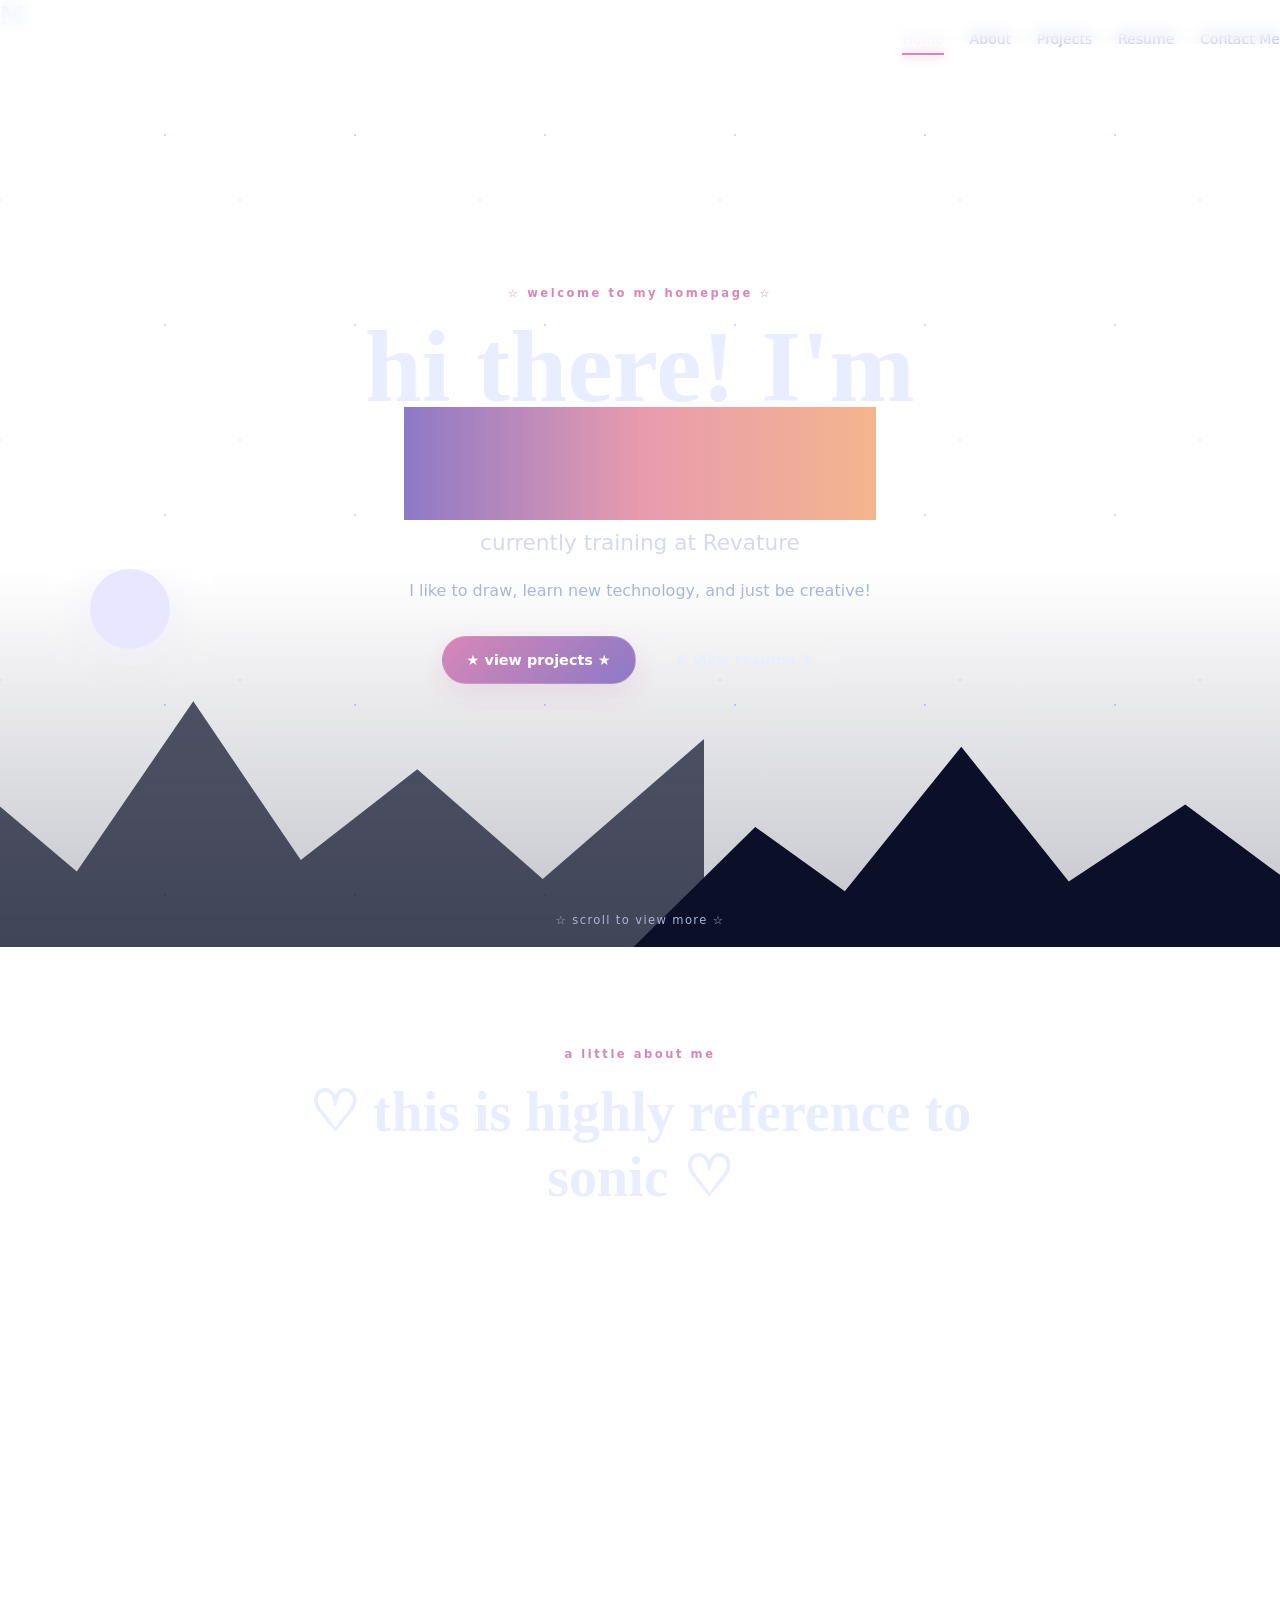
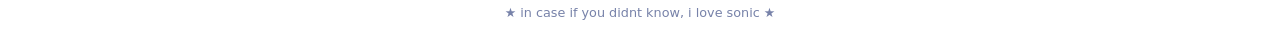
<file: index.html>
<!DOCTYPE html>
<html lang="en">
<head>
    <meta charset="UTF-8">
    <meta name="viewport" content="width=device-width, initial-scale=1.0">
    <title>Monzerrat | Portofolio Website</title>
    <link rel="stylesheet" href="/style.css">
</head>
    <body>
        <div class="stars"></div> <!--hopefully its the shooting stars-->

        <header class="site-header"></header>

        <a class="logo" href="index.html">
            M<span></span>
        </a>

        <nav>
            <a class="active" href="index.html">Home</a>
            <a href="about.html">About</a>
            <a href="projects.html">Projects</a>
            <a href="resume.html">Resume</a>
            <a href="contact.html">Contact Me</a>
        </nav>

        <main class="hero">
            <div class="hero-content">
                <p class="eyebrow">
                     ☆ welcome to my homepage  ☆
                </p>

                <h1>
                    hi there! I'm <span>Monzerrat</span>
                </h1>
                <h2>
                    currently training at Revature
                </h2>

                <p class="hero-text">
                    I like to draw, learn new technology, and just be creative!
                </p>

                <div class="hero-buttons">
                    <a class="button primary" href="projects.html">
                          ★ view projects ★
                    </a>

                    <a class="button secondary" href="resume.html">
                         ★ view resume ★
                    </a>
                </div>
            </div>

            <div class="landscape">
                <div class="moon"></div>
                <div class="mountain mountain-back"></div>
                <div class="mountain mountain-front"></div>
                <div class="grass"></div>
            </div>

            <div class="scroll">
                 ☆ scroll to view more  ☆
            </div>
        </main>

        <section class="home-preview">
            <p class="eyebrow">
                a little about me
            </p>

            <h2>
                ♡ this is highly reference to sonic ♡
            </h2>

            <div class="preview-grid">
                <a href="about.html" class="world-card">
                    <span>⋆.˚ ☾ .⭒˚</span>
                    <h3>About Me</h3>

                    <p>
                        meet the person behind the projects
                    </p>
                </a>

                <a href="projects.html" class="world-card">
                    <span>⋆.˚ ☾ .⭒˚</span>
                    <h3>Projetcs</h3>

                    <p>
                        take a look on what i have done
                    </p>
                </a>
            </div>
        </section>

        <footer>
             ★ in case if you didnt know, i love sonic ★
        </footer>
    </body>
</html>
</file>
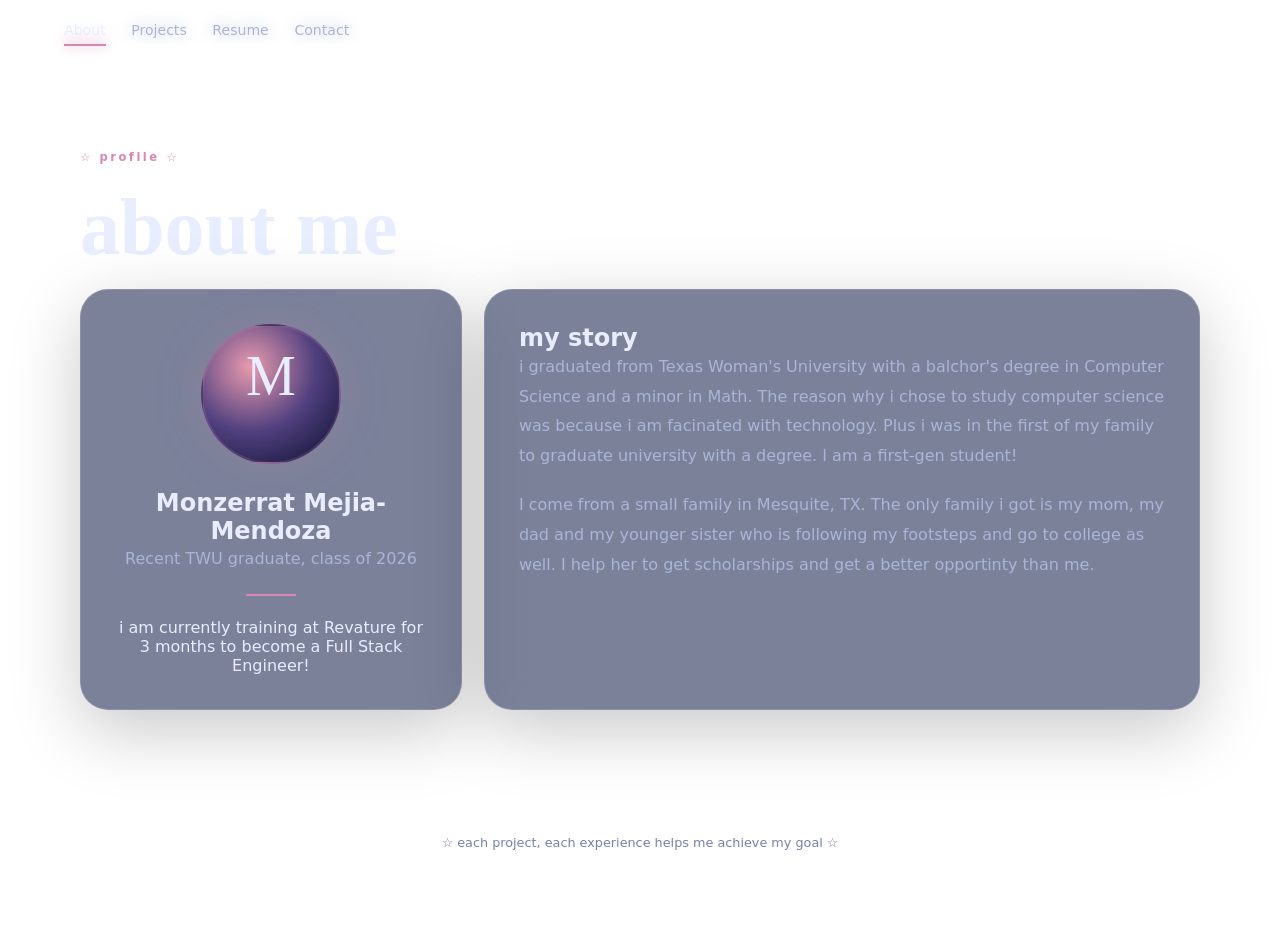
<file: about.html>
<!DOCTYPE html>
<html lang="en">
<head>
    <meta charset="UTF-8">
    <meta name="viewport" content="width=device-width, initial-scale=1.0">
    <title>About | Monzerrat</title>
    <link rel="stylesheet" href="/style.css">
</head>

<header class="site-header">
<body class="inner-page">
    <div class="stars"></div>
    <a class="site-header">
    </a>

    <nav>
        <a class="active" href="index.html">
            About
        </a>

        <a href="projects.html">
            Projects
        </a>

        <a href="resume.html">
            Resume
        </a>

        <a href="contact.html">
            Contact
        </a>
    </nav>
</header>

    <main class="page-container">
        <p class="eyebrow">
             ☆ profile  ☆
        </p>

        <h1 class="page-title">
            about me
        </h1>

        <div class="profile-layout">
            
            <section class="profile-card glass">
                <div class="avatar-placeholder">
                    M<span></span>
                </div>

                <h2>
                    Monzerrat Mejia-Mendoza
                </h2>
                
                <p class="muted">
                    Recent TWU graduate, class of 2026
                </p>

                <div class="mini-divider"></div>
                <p>
                    i am currently training at Revature for 3 months to become a Full Stack Engineer!
                </p>
            </section>

            <section class="glass story-card">
                <h2>my story</h2>
                <p>
                    i graduated from Texas Woman's University with a balchor's degree in Computer Science and a minor
                    in Math. The reason why i chose to study computer science was because i am facinated with technology.
                    Plus i was in the first of my family to graduate university with a degree. I am a first-gen student!
                </p>
                <p>
                    I come from a small family in Mesquite, TX. The only family i got is my mom, my dad and my younger sister
                    who is following my footsteps and go to college as well. I help her to get scholarships and get a better
                    opportinty than me.
                </p>
            </section>
        </div>
    </main>

    <footer>
        ☆ each project, each experience helps me achieve my goal ☆
    </footer>
</body>
</html>
</file>
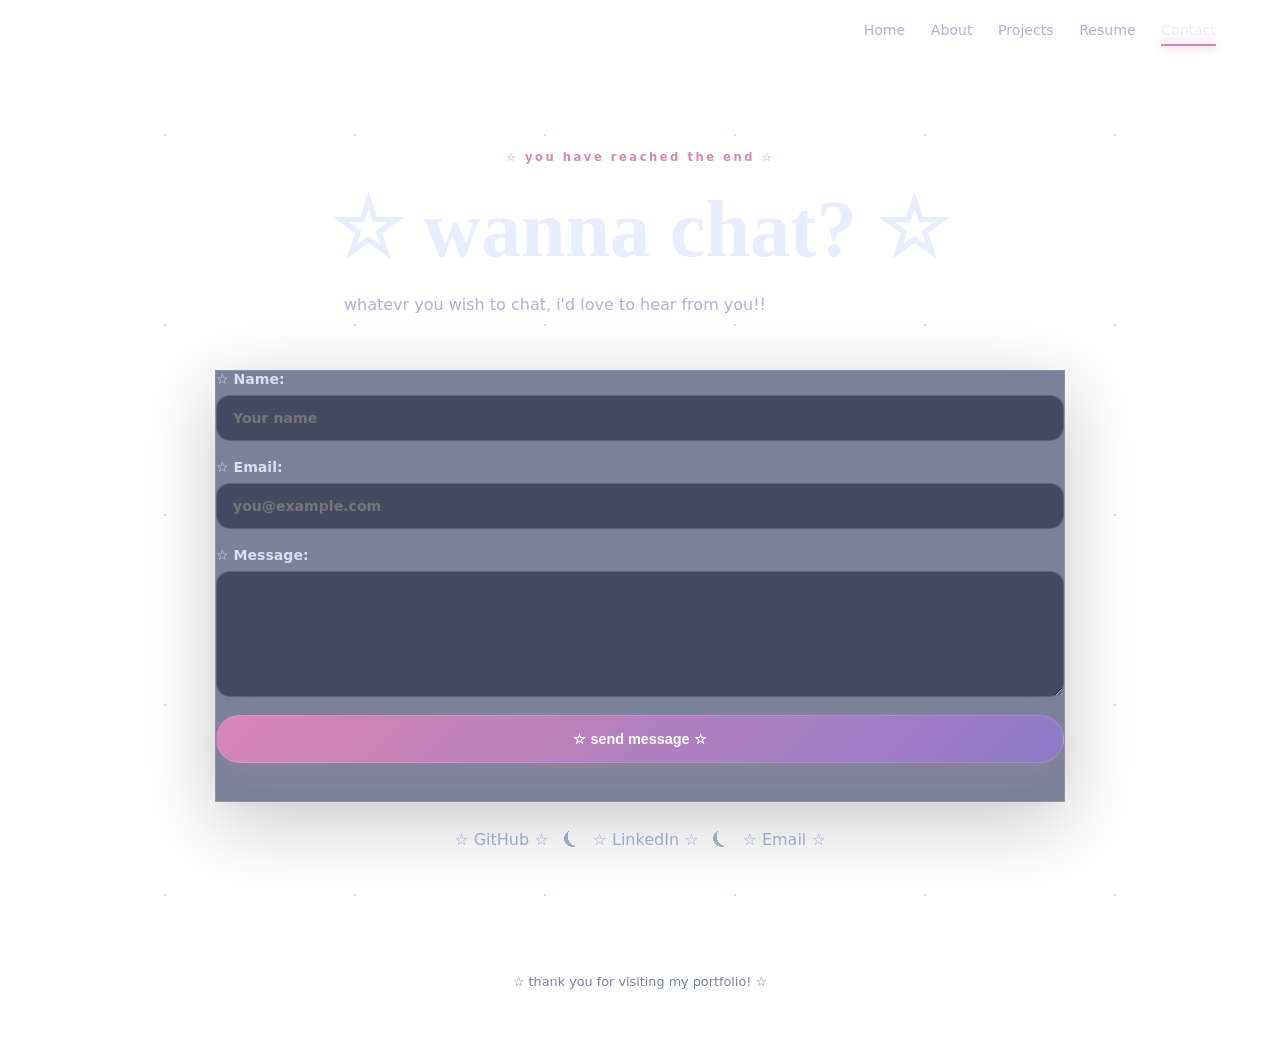
<file: contact.html>
<!DOCTYPE html>
<html lang="en">
    <head>
        <meta charset="UTF-8" content="width=device=width, initial-scale1.0">
        <title>Contact | Monzerrat</title>
        <link rel="stylesheet" href="/style.css">
    </head>

    <body class="inner-page contact page">
        <div class="stars"></div>
        <header class="site-header">
            <a class="logo" href="index.html">
            </a>

            <nav>
                <a href="index.html">Home</a>
                <a href="about.html">About</a>
                <a href="projects.html">Projects</a>
                <a href="resume.html">Resume</a>
                <a class="active" href="contact.html">Contact</a>
            </nav>
        </header>

        <main class="page-container narrow contact-wrap">
            <p class="eyebrow">
                ☆ you have reached the end ☆
            </p>

            <h1 class="page-title">
                ☆ wanna chat? ☆
            </h1>

            <p class="page-intro">
                whatevr you wish to chat, i'd love to hear from you!!
            </p>

            <form class="contact-form glass" onsubmit="return sendMessage(event)">

                <label>
                    ☆ Name: 

                <input id="name" type="text" placeholder="Your name" required>
                </label>

                <label>
                    ☆ Email: 

                    <input id="email" type="email" placeholder="you@example.com" required>
                </label>

                <label>
                    ☆ Message: 

                    <textarea id="message" rows="6" placeholder="write sumthing...." required>
                    </textarea>
                </label>

                <button
                    class="button primary" type="submit">
                    ☆ send message ☆
                </button>

                <p id="form-message" class="form-message">
                </p>
            </form>

            <div class="socials">
                <a href="#">
                    ☆ GitHub ☆
                </a>
                <span>⏾</span>

                <a href="#">
                    ☆ LinkedIn ☆
                </a>
                <span>⏾</span>

                <a href="mmejiamendoza04@gmail.com">
                    ☆ Email ☆
                </a>
            </div>
        </main>

        <footer>
            ☆ thank you for visiting my portfolio! ☆
        </footer>
    </body>
</html>
</file>
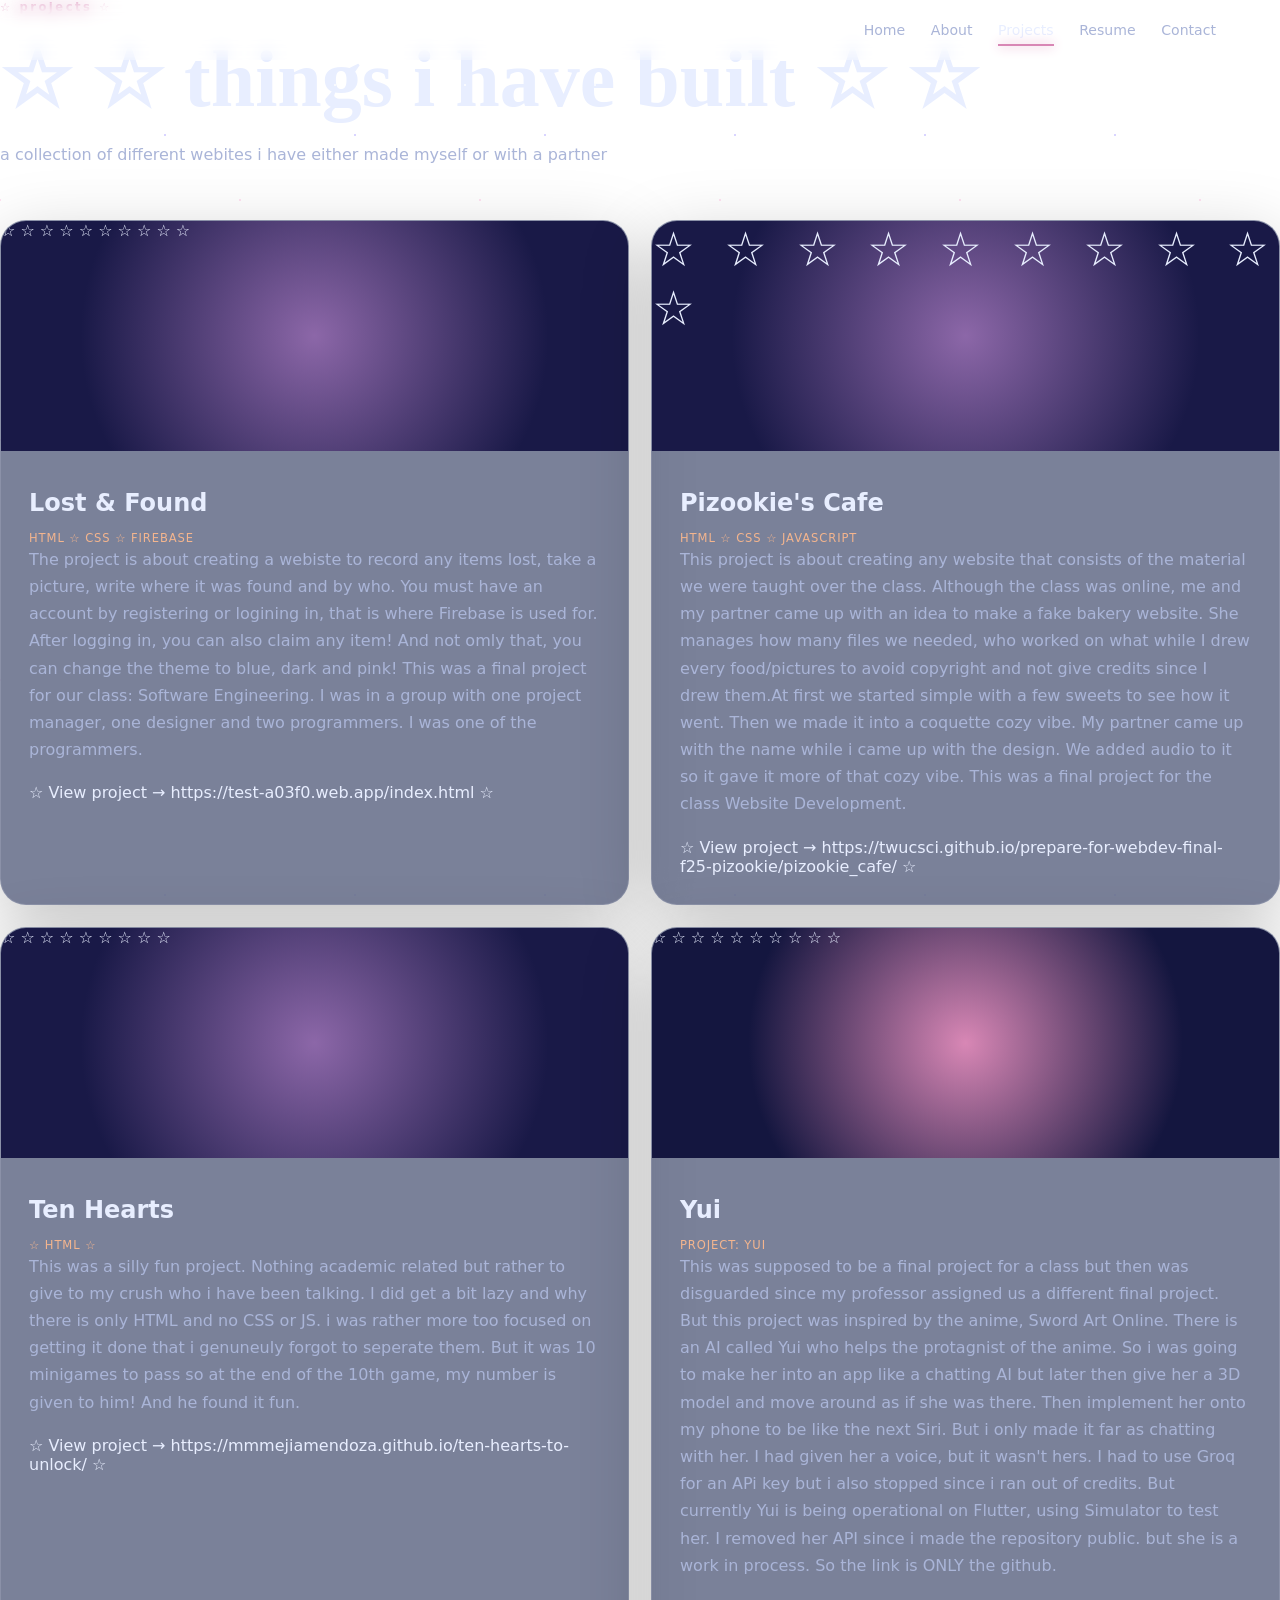
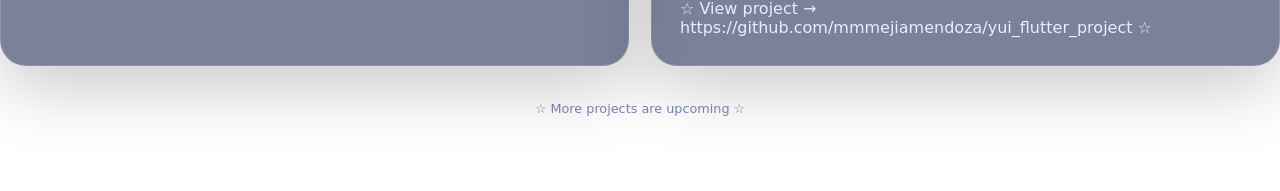
<file: projects.html>
<!DOCTYPE html>
<html lang="en">
<head>
    <meta charset="UTF-8">
    <meta name="viewport" content="width=device=width, initial-scale=1.0">
    <title>Projects | Monzerrat</title>
    <link rel="stylesheet" href="/style.css">
</head>

    <body class="inner-page">
        <div class="stars"></div>
            <header class="site-header">
                <a class="logo" href="index.html">
                    </a>

                <nav>
                    <a href="index.html">Home</a>
                    <a href="about.html">About</a>
                    <a class="active" href="projects.html">Projects</a>
                    <a href="resume.html">Resume</a>
                    <a href="contact.html">Contact</a>
                </nav>
            </header>

            <main class="page-contaniner">
                <p class="eyebrow">
                    ☆ projects ☆
                </p>

                <h1 class="page-title">
                    ☆ ☆ things i have built ☆ ☆
                </h1>

                <p class="page-intro">
                    a collection of different webites i have either made myself or with a partner
                </p>

                <div class="project-grid">
                    <article class="project-card glass">
                        <div class="project-art lost & found">
                            ☆ ☆ ☆ ☆ ☆ ☆ ☆ ☆ ☆ ☆
                        </div>

                        <div class="project-content">
                            <h2>Lost & Found</h2>
                                <span class="tag">
                                    HTML ☆ CSS ☆ Firebase
                                </span>

                            <p>
                                The project is about creating a webiste to record any items lost, 
                                take a picture, write where it was found and by who. You must have 
                                an account by registering or logining in, that is where Firebase is
                                used for. After logging in, you can also claim any item! And not omly
                                that, you can change the theme to blue, dark and pink! This was a final
                                project for our class: Software Engineering. I was in a group with
                                one project manager, one designer and two programmers. I was one of the
                                programmers. 

                            </p>

                            <a href="#" class="text-link">
                                ☆ View project → https://test-a03f0.web.app/index.html ☆
                            </a>
                        </div>
                    </article>

                    <article class="project-card glass">
                        <div class="project-art web-art">
                            ☆ ☆ ☆ ☆ ☆ ☆ ☆ ☆ ☆ ☆
                        </div>
                        <div class="project-content">
                            <h2>Pizookie's Cafe</h2>
                                <span class="tag">
                                    HTML ☆ CSS ☆ JavaScript
                                </span>
                                <p>
                                    This project is about creating any website that consists of the 
                                    material we were taught over the class. Although the class was online,
                                    me and my partner came up with an idea to make a fake bakery website.
                                    She manages how many files we needed, who worked on what while I drew
                                    every food/pictures to avoid copyright and not give credits since I drew
                                    them.At first we started simple with a few sweets to see how it went. Then we
                                    made it into a coquette cozy vibe. My partner came up with the name while i came
                                    up with the design. We added audio to it so it gave it more of that cozy vibe. This
                                    was a final project for the class Website Development.
                                </p>

                                <a href="#" class="class-link">
                                    ☆ View project → https://twucsci.github.io/prepare-for-webdev-final-f25-pizookie/pizookie_cafe/ ☆
                                </a>
                        </div>
                    </article>
                    
                    <article class="project-card glass">
                        <div class="project-art game">
                        ☆ ☆ ☆ ☆ ☆ ☆ ☆ ☆ ☆
                        </div>

                        <div class="project-content">
                            <h2>Ten Hearts</h2>
                            <span class="tag">
                                ☆ HTML ☆
                            </span>

                            <p>
                                This was a silly fun project. Nothing academic related but rather to give to my
                                crush who i have been talking. I did get a bit lazy and why there is only HTML and 
                                no CSS or JS. i was rather more too focused on getting it done that i genuneuly forgot
                                to seperate them. But it was 10 minigames to pass so at the end of the 10th game,
                                my number is given to him! And he found it fun. 
                            </p>

                            <a href="#" class="text-link">
                                ☆ View project → https://mmmejiamendoza.github.io/ten-hearts-to-unlock/ ☆
                            </a>
                        </div>
                    </article>

                    <article class="project-card glass">
                        <div class="project-art yui">
                            ☆ ☆ ☆ ☆ ☆ ☆ ☆ ☆ ☆ ☆
                        </div>

                        <div class="project-content">
                            <h2>Yui</h2>
                            <span class="tag">
                                Project: Yui
                            </span>

                            <p>
                                This was supposed to be a final project for a class but then was disguarded
                                since my professor assigned us a different final project. But this project was
                                inspired by the anime, Sword Art Online. There is an AI called Yui who helps
                                the protagnist of the anime. So i was going to make her into an app like a chatting
                                AI but later then give her a 3D model and move around as if she was there. Then implement
                                her onto my phone to be like the next Siri. But i only made it far as chatting with her. I had
                                given her a voice, but it wasn't hers. I had to use Groq for an APi key but i also stopped since
                                i ran out of credits. But currently Yui is being operational on Flutter, using Simulator to test
                                her. I removed her API since i made the repository public. but she is a work in process. So the link
                                is ONLY the github.
                            </p>
                            <a href="#" class="text-link">
                                ☆ View project → https://github.com/mmmejiamendoza/yui_flutter_project ☆
                            </a>
                        </div>
                    </article>
                </div>
            </main>
        <footer>
                ☆ More projects are upcoming ☆
            </footer>
    </body>
</html>
</file>
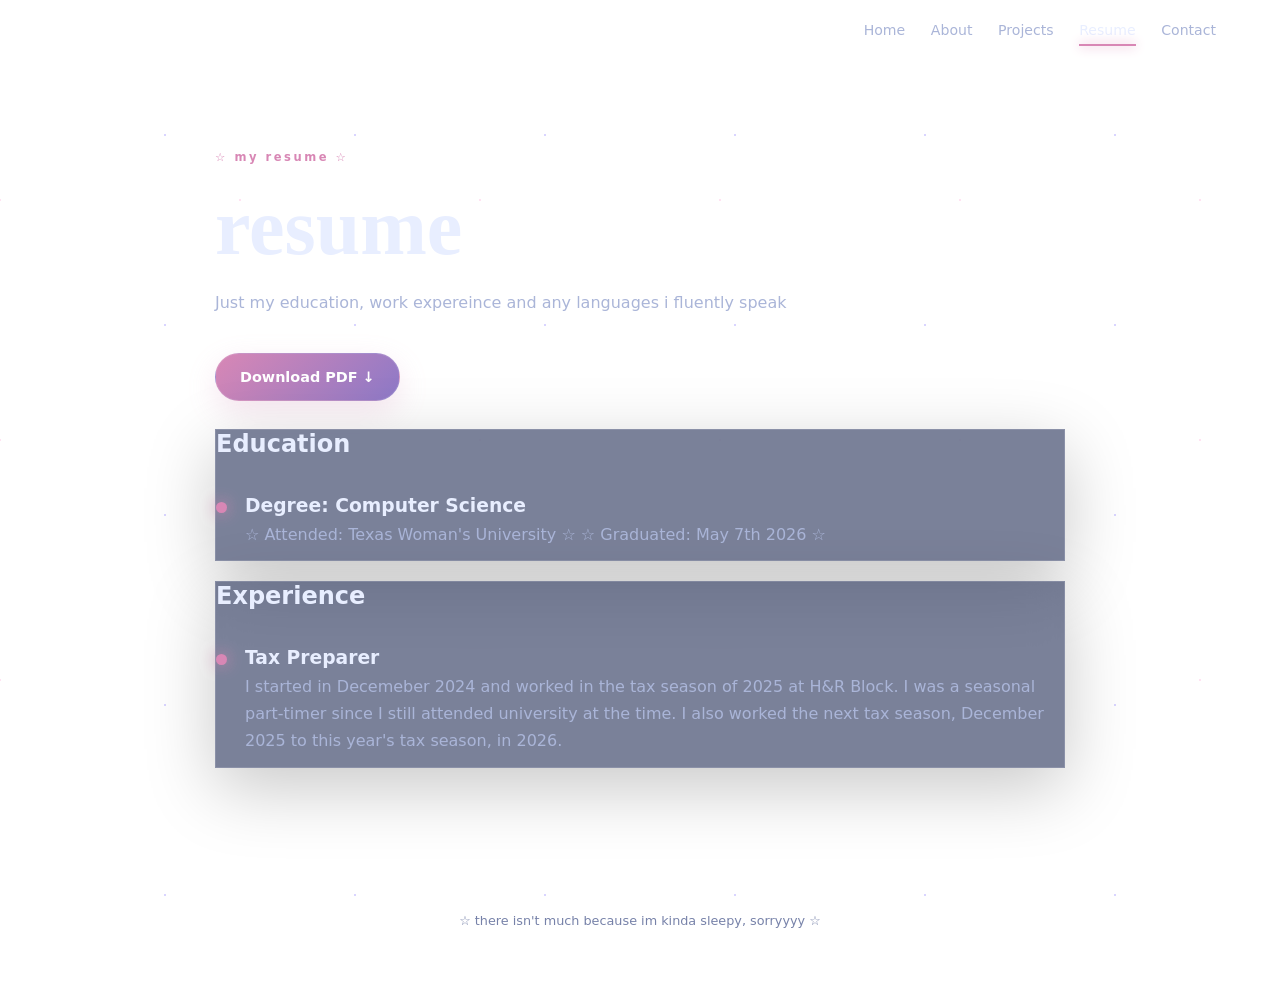
<file: resume.html>
<!DOCTYPE html>
<html lang="en">
    <head>
        <meta charset="UTF-8">
        <meta name="viewport" content="width=device=width, initial-scale=1.0">
        <title>Resume | Monzerrat</title>
        <link rel="stylesheet" href="/style.css">
    </head>

    <body class="inner-page">
        <div class="stars"></div>
            <header class="site-header">
                <a class="logo" href="index.html">
            </a>
            <nav>
                <a href="index.html">Home</a>
                <a href="about.html">About</a>
                <a href="projects.html">Projects</a>
                <a class="active" href="resume.html">Resume</a>
                <a href="contact.html">Contact</a>
            </nav>
        </header>

        <main class="page-container narrow">
            <p class="eyebrow">
                ☆ my resume ☆
            </p>

            <h1 class="page-title">
                resume
            </h1>

            <p class="page-intro">
                Just my education, work expereince and any languages i fluently speak
            </p>

            <div class="resume-actions">
                <a class="button primary" href="assets/resume.pdf" download>
                    Download PDF ↓
                </a>
            </div>

            <section class="resume-section glass">
                <h2>Education</h2>
                <div class="timeline-item">
                    <span class="timeline-dot"></span>
                        <div>
                            <h3>Degree: Computer Science</h3>
                            <p class="muted">
                                ☆ Attended: Texas Woman's University ☆
                                ☆ Graduated: May 7th 2026 ☆
                            </p>
                        </div>
                </div>
            </section>

            <section class="resume-section glass">
                <h2>Experience</h2>
                <div class="timeline-item">
                    <span class="timeline-dot"></span>
                    <div>
                        <h3>Tax Preparer</h3>
                        <p class="muted">
                            I started in Decemeber 2024 and worked in the tax season
                            of 2025 at H&R Block. I was a seasonal part-timer since I 
                            still attended university at the time. I also worked the next
                            tax season, December 2025 to this year's tax season, in 2026.
                        </p>
                    </div>
                </div>
            </section>            
        </main>

        <footer>
            ☆ there isn't much because im kinda sleepy, sorryyyy ☆
        </footer>
    </body>
</html>
</file>
<file: style.css>
/* the color scheme i want is:

main background: #121f4A
deep night: #080D2B
purple: #51407F
lavender: #8D79C7
soft pink: #D887B5
sunset pink: #E99BAE
warm peach: #F4B58E
moon/star white: #E8EEFF

wont use all colors but its an idea i wanna give off
btw we using that sonic frontiers gif with sonic on grass with stars shooting !
*/

/* colors */
:root {
    --night: #080D2B;
    --navy: #121f4A;
    --purple: #51407F;
    --lavender: #8D79C7;
    --pink: #D887B5;
    --sunset: #E99BAE;
    --peach: #F4B58E;
    --white: #E8EEFF;
    --muted: #AAB5D8;
    --glass: rgba(18, 31, 74, .56);
    --border: rgba(232, 238, 255, .15);
}

/* the basic reset */
* {
    box-sizing: border-box;
    margin: 0;
    padding: 0;
}

html {
    scroll-behavior: smooth;
}

body {
    min-height: 100vh;

    background:
    radiant-gradient (
        circle at 50% 75%,
        rgba(233, 155, 174, .24),
        transparent 24%
    ),
    radiant-gradient (
        circle at 57% 30%,
        rgba(81, 64, 127, .35),
        transparent 30%
    ),
    linear-gradient(
        180deg,
        #111A48 0%,
        #080D2B 72%
    );

    color: var(--white);
    font-family: "DM Sans", system-ui, sans-serif;
    overflow-x: hidden;
}

a {
    color: inherit;
    
    text-decoration: none;
}

.stars {
    position: fixed;
    inset: 0;
    pointer-events: none;
    opacity: .7;

    background-image: 
    radial-gradient(
        circle,
        white 1px,
        transparent 1.5px
    ),
    radial-gradient(
        circle,
        #C9C4FF 1px,
        transparent 1.5px
    ),
    radial-gradient(
        circle,
        #FFD7ED 1px,
        transparent 1.5px
    );

    background-size: 
    130px 130px,
    190px 190px,
    240px 240px;

    background-position:
    10px 20px,
    70px 40px,
    120px 80px;

    animation: drift 28s linear infinite;
}

@keyframes drift {
    to {
        background-position: 140px 160px, -120px 10px, 0 180px;
    }
}

.site-header {
    position: fixed;
    z-index: 20;
    top: 0;
    left: 0;
    width: 100%;
    display: flex;
    align-items: center;
    justify-content: space-between;
    padding: 22px 5vw;

    background:
    linear-gradient(
        180deg,
        rbga(8, 13, 43, .8),
        transparent
    );

    backdrop-filter: blur(8px);
}

.logo {
    font-family: "Playfair Display", serif;
    font-size: 1.7rem;
    font-weight: 600;
    letter-spacing: .05em;
}

.logo span {
    color: var(--peach);
    font-size: .8em;
}

nav {
    display: flex;
    gap: clamp(12px, 2vw, 28px);
    flex-wrap: wrap;
    justify-content: flex-end;
}

nav a {
    color: var(--muted);
    font-size: .88rem;
    transition: .25s ease;
    position: relative;
}

nav a:hover,
nav a.active {
    color: var(--white);
}

nav a.active::after {
    content: "";
    position: absolute;
    left: 0;
    right: 0;
    bottom: -8px;
    height: 2px;
    background: var(--pink);
    box-shadow: 0 0 12px var(--pink);
}

.hero {
    min-height: 100vh;
    position: relative;
    display: grid;
    place-items: center;
    overflow: hidden;
    padding: 110px 7vw 80px;
}

.hero-content {
    position: relative;
    z-index: 5;
    width: min(780px, 100%);
    text-align: center;
    margin-top: -6vh;
}

.eyebrow {
    color: var(--pink);
    letter-spacing: .22em;
    font-size: .72rem;
    font-weight: 700;
    margin-bottom: 18px;
}

.hero h1 {
    font-family: "Playfair Display", serif;
    font-size: clamp(3.3rem, 8vw, 7rem);
    line-height: .95;
    margin-bottom: 18px;
}

.hero h1 span {
    background: 
    linear-gradient(
        90deg,
        var(--lavender),
        var(--sunset),
        var(--peach)
    );

    --webkit-background-clap: text;

    color: transparent;
}

.hero h2 {
    color: #D4D9F1;
    font-size: clamp(1rem, 2vw, 1.35rem);
    font-weight: 500;
}

.hero-text {
    color: var(--muted);
    max-width: 560 px;
    margin: 22px auto 30px;
    line-height: 1.8;
}

.hero-buttons {
    display: flex;
    justify-content: center;
    gap: 14px;
    flex-wrap: wrap;
}

.button {
    display: inline-flex;
    align-items: center;
    justify-content: center;
    min-height: 48px;
    padding: 0 24px;
    border-radius: 999px;
    font-weight: 700;
    font-size: .9rem;
    border: 1px solid var(--border);
    cursor: pointer;
    transition: transform .25s, box-shadow .25s, background .25s;
}

.button:hover {
    transform: translateY(-3px);
}

.button.primary {
    background: 
    linear-gradient(
        135deg,
        var(--pink),
        var(--lavender)
    );

    color: white;

    box-shadow: 0 10px 30px rgba(216, 135, 181, .2);
}

.button.secondary {
    background:
    rgba(255, 255, 255, .04);
    color: var(--white);
}

.landscape {
    position: absolute;
    inset: auto 0 0;
    height: 42%;
    overflow: hidden;
    background: 
    linear-gradient(
        180deg,
        transparent,
        rgba(8, 13, 43, .25)
    );
}

.moon {
    position: absolute;
    right: 12%;
    left: 7%;
    width: 80px;
    height: 80px;
    border-radius: 50%;
    background: #E9E7FF;
    box-shadow: 0 0 45px rgba(233, 231, 255, .45);
}

.mountain {
    position: absolute;
    bottom: -15%;
    width: 70%;
    height: 100%;
    background: #141333;
    clip-path:
        polygon(
            0 100%,
            20% 45%,
            30% 65%,
            43% 20%,
            55% 62%,
            68% 38%,
            82% 67%,
            100% 30%,
            100% 100%
        );
}

.mountain-back {
    left: -15%;
    opacity: .7;
    background: #0B1028;
}

.mountain-front {
    right: -15%;
    height: 85%;
    background: #0B1028;
}

.grass {
    position: absolute;
    inset: auto 0 0;
    height: 28%;
    background: 28%;
    clip-path:
        polygon(
            0% 45%,
            3% 35%,
            4% 52%,
            7% 30%,
            8% 53%,
            11% 40%,
            12% 60%,
            16% 35%,
            18% 60%,
            21% 38%,
            24% 57%,
            28% 34%,
            30% 60%,
            34% 38%,
            37% 55%,
            40% 60%,
            46% 35%,
            50% 58%,
            53% 38%,
            56% 61%,
            59% 35%,
            62% 56%,
            62% 56%,
            66% 30%,
            69% 60%,
            73% 38%,
            77% 56%,
            81% 34%,
            84% 60%,
            88% 37%,
            91% 56%,
            95% 30%,
            98% 55%,
            100% 35%,
            100% 100%,
            0 100%
        );
}

.scroll {
    position: absolute;
    bottom: 20px;
    z-index: 6;
    color: var(--muted);
    font-size: .72rem;
    letter-spacing: .12em;
    animation: bob 2s ease-in-out infinite;
}

@keyframes bob {
    50% {
        transform: translateY(6px);
    }
}

.home-preview {
    padding: 100px 7vw;
    text-align: center;
    position: relative;
    z-index: 2;
}

.home-preview h2,
.page-title {
    font-family: "Playfair Display", serif;
}

.home-preview h2 {
    font-size: clamp(2rem, 5vw, 3.5rem);
    max-width: 750px;
    margin: auto;
}

.preview-grid {
    display: grid;
    grid-template-columns: repeat(3, 1fr);
    gap: 18px;
    max-width: 1050px;
    margin: 55px auto 0;
}

.world-card,
.glass {
    background: var(--glass);
    border: 1px solid var(--border);
    box-shadow: 0 20px 70px rgba(0, 0, 0, .22);
    backdrop-filter: blur(16px);
}

.world-card {
    text-align: left;
    padding: 32px;
    border-radius: 24px;
    transition: .3s ease;
}

.world-card:hover {
    transform: translateY(-8px);
    border-color: rgba(216, 135, 181, .45);
}

.world-card > span {
    font-size: 1.8rem;
    color: var(--peach);
}

.world-card h3 {
    margin: 22px 0 8px;
    font-size: 1.15rem;
}

.world-card p,
.muted {
    color: var(--muted);
    line-height: 1.7;
}

.inner-page {
    padding-bottom: 40px;
}

.page-container {
    position: relative;
    z-index: 2;
    width: min(1120px, 90%);
    margin: 0 auto;
    padding: 150px 0 90px;
}

.page-container.narrow {
    width: min(850px, 90%);
}

.page-title {
    font-size: clamp(3rem, 7vw, 5rem);
    margin-bottom: 16px;
}

.page-intro {
    max-width: 680px;
    color: var(--muted);
    line-height: 1.8;
    margin-bottom: 50px;
}

.profile-layout {
    display: grid;
    grid-template-columns: .8fr 1.5fr;
    gap: 22px;
}

.profile-card,
.story-card {
    border-radius: 28px;
    padding: 34px;
}

.profile-card {
    text-align: center;
}

.avatar-placeholder {
    width: 140px;
    height: 140px;
    margin: 0 auto 25px;
    display: grid;
    place-items: center;
    border-radius: 50%;
    font-family: "Playfair Display", serif;
    font-size: 3.5rem;
    background: 
        radial-gradient(
            circle at 35% 30%,
            var(--sunset),
            var(--purple),
            var(--night)
        );
    border: 2px solid rgba(216, 135, 181, .18);
    box-shadow: 0 0 50px rgba(216, 135, 181, .18);
}

.avatar-placeholder span {
    font-size: 1rem;
    color: var(--peach);
}

.mini-divider {
    width: 50px;
    height: 2px;
    background: var(--pink);
    margin: 22px auto;
}

.story-card p {
    color: var(--muted);
    line-height: 1.85;
    margin-bottom: 20px;
}

.project-grid {
    display: grid;
    grid-template-columns: repeat(2, 1fr);
    gap: 22px;
}

.project-card {
    overflow: hidden;
    border-radius: 26px;
    transition: transform .3s;
}

.project-card:hover {
    transform: translateY(-6px);
}

.project-art {
    min-height: 230px;
    display: grid;
    place-items: 4rem;
    background:
        radial-gradient(
            circle,
            #8C67A8,
            #191947 70%
        );
}

.project-art.web-art {
    font-family: monospace;
    font-size: 3rem;
}

.program-art.game {
    font-family: monospace;
    font-size: 1.8rem;
    background: 
        radial-gradient(
            circle,
            #6B5CA5,
            #10183C 70%
        );
}

.project-art.yui {
    background: 
        radial-gradient(
            circle,
            #D887B5,
            #14163F 65%
        );
}

.project-content {
    padding: 28px;
}

.tag {
    display: inline-block;
    color: var(--peach);
    font-size: .72rem;
    letter-spacing: .08em;
    text-transform: uppercase;
}

.project-content h2 {
    margin: 10px 0;
}

.project-content p {
    color: var(--muted);
    line-height: 1.7;
    margin-bottom: 20px;
}

.text-link {
    color: var(--white);
    font-size: 700;
}

.text-link:hover {
    color: var(--peach);
}

.resume-actions {
    margin: -15px 0 28px;
}

.resume-section {
    margin-bottom: 20px;
}

.resume-section h2 {
    margin-bottom: 25px;
}

.timeline-item {
    display: flex;
    gap: 18px;
    padding: 12px 0;
}

.timeline-dot  {
    width: 11px;
    height: 11px;
    margin-top: 7px;
    flex: 0 0 auto;
    border-radius: 50%;
    background: var(--pink);
    box-shadow: 0 0 15px var(--pink);
}

.timeline-item h3 {
    margin-bottom: 5px;
}

.contact-wrap {
    text-align: center;
}

.contact-form {
    text-align: left;
    display: grid;
    gap: 18px;
}

.contact-form label {
    display: grid;
    gap: 8px;
    color: #D9DEF5;
    font-weight: 600;
    font-size: .88rem;
}

input,
textarea {
    width: 100%;
    border: 1px solid var(--border);
    outline: none;
    border-radius: 14px;
    padding: 14px 16px;
    background: rgba(4, 8, 30, .45);
    color: white;
    font: inherit;
    resize: vertical;
}

input:focus,
textarea:focus {
    border-color: var(--pink);
    box-shadow: 0 0 0 3px rgba(216, 135, 181, .08);
}

.form-message {
    color: var(--peach);
    min-height: 20px;
}

.socials {
    display: flex;
    justify-content: center;
    gap: 14px;
    margin-top: 28px;
    color: var(--muted);
}

.socials a:hover {
    color: white;
}

footer {
    position: relative;
    z-index: 2;
    text-align: center;
    padding: 35px 20px;
    color: #7782A9;
    font-size: .8rem;
}

/* on mobile */
@media (max-width: 800px) {
    .site-header {
        align-items: flex-start;
    }

    nav {
        gap: 10px 14px;
        max-width: 75%;
    }

    .preview-gird,
    .profile-layout,
    .project-grid {
        grid-template-column: 1fr;
    }

    .hero {
        padding-top: 180px;
    }

    .hero h1 {
        font-size: clamp(3rem, 14vw, 5rem);
    }

    .moon {
        right: 8%;
        width: 55px;
        height: 55px;
    }
}

/* smaller phones */
@media (max-width: 500px) {
    .site-header {
        padding: 17px 5vw;
    }

    nav a {
        font-size: .75rem;
    }

    .logo {
        display: none;
    }

    .page-container {
        padding-top: 170px;
    }

    .hero-buttons .button {
        width: 100%;
    }
}
</file>
